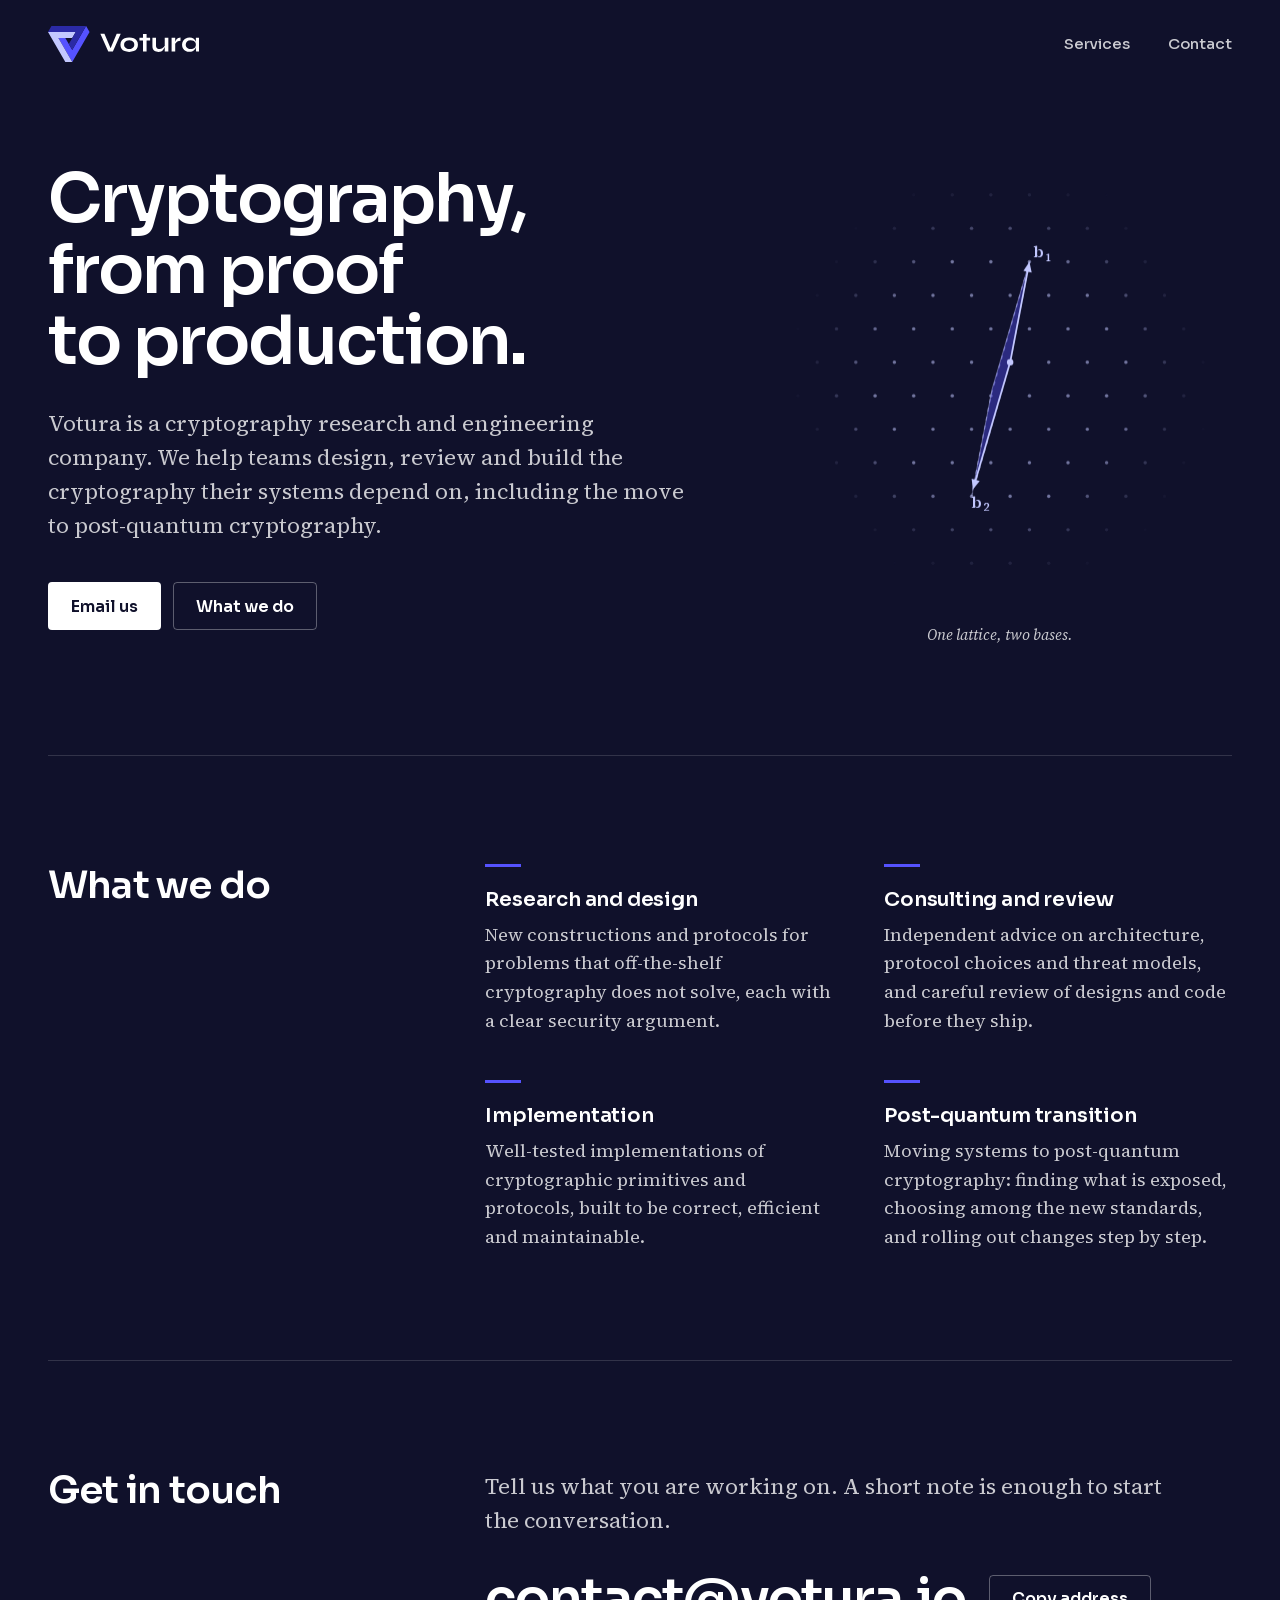
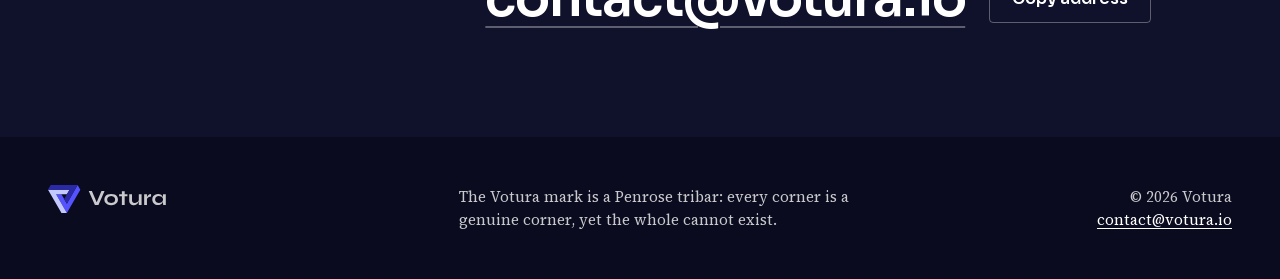
<file: public/index.html>
<!doctype html>
<html lang="en" data-brand="tribar">
<head>
  <meta charset="utf-8">
  <meta name="viewport" content="width=device-width, initial-scale=1">
  <title>Votura | Cryptography research, consulting and engineering</title>
  <meta name="description" content="Votura is a cryptography research and engineering company. We help teams design, review and build the cryptography their systems depend on, including the move to post-quantum cryptography.">
  <link rel="canonical" href="https://votura.io/">
  <meta name="theme-color" content="#10112B">
  <meta name="color-scheme" content="dark">

  <link rel="icon" href="favicon.ico" sizes="32x32">
  <link rel="icon" href="favicon.svg" type="image/svg+xml">
  <link rel="apple-touch-icon" href="apple-touch-icon.png">
  <link rel="manifest" href="site.webmanifest">

  <link rel="preload" href="assets/fonts/sora-latin.woff2" as="font" type="font/woff2" crossorigin>
  <link rel="preload" href="assets/fonts/source-serif-4-latin.woff2" as="font" type="font/woff2" crossorigin>
  <link rel="stylesheet" href="assets/css/style.css">
  <noscript><link rel="stylesheet" href="assets/css/noscript.css"></noscript>
  <script src="assets/js/main.js" defer></script>

  <meta property="og:type" content="website">
  <meta property="og:site_name" content="Votura">
  <meta property="og:url" content="https://votura.io/">
  <meta property="og:title" content="Votura: cryptography, from proof to production">
  <meta property="og:description" content="Votura is a cryptography research and engineering company. We help teams design, review and build the cryptography their systems depend on.">
  <meta property="og:image" content="https://votura.io/og-image.png">
  <meta property="og:image:width" content="1200">
  <meta property="og:image:height" content="630">
  <meta property="og:image:alt" content="The Votura logo and the line: Cryptography, from proof to production.">
  <meta name="twitter:card" content="summary_large_image">

  <script type="application/ld+json">
  {
    "@context": "https://schema.org",
    "@type": "Organization",
    "name": "Votura",
    "url": "https://votura.io/",
    "logo": "https://votura.io/icon-512.png",
    "email": "contact@votura.io",
    "description": "Cryptography research, consulting and engineering."
  }
  </script>
</head>
<body>
  <a class="skip-link" href="#main">Skip to content</a>

  <header class="site-header">
    <div class="wrap">
      <a class="brand" href="./" aria-label="Votura, home">
        <svg class="lockup" viewBox="4 4 841.56 200" aria-hidden="true"><g class="mark mark--blueprint" transform="translate(7.671 7.671) scale(2.22463)" fill="none" stroke="currentColor" stroke-width="3.3" stroke-linejoin="round" display="none"><path d="M100 14.43L58.33 86.6L25 28.87L41.67 28.87L58.33 57.74L91.67 0Z"/><path d="M58.33 86.6L41.67 86.6L0 14.43L66.67 14.43L58.33 28.87L25 28.87Z"/><path d="M91.67 0L58.33 57.74L50 43.3L66.67 14.43L0 14.43L8.33 0Z"/></g><g class="mark mark--monolith" transform="translate(4 4) scale(2.3094)" fill="currentColor" display="none"><path d="M98.61 15.62L59.02 84.2L29.13 32.43L44.39 32.43L59.02 57.77L90.98 2.4Z"/><path d="M56.94 85.4L41.68 85.4L2.08 16.82L61.86 16.82L54.23 30.03L24.97 30.03Z"/><path d="M88.91 1.2L59.02 52.97L51.39 39.75L66.01 14.42L2.08 14.42L9.71 1.2Z"/></g><g class="mark mark--tribar" transform="translate(4 4) scale(2.3094)"><path class="t1" fill="#5552FF" d="M100 14.43L58.33 86.6L25 28.87L41.67 28.87L58.33 57.74L91.67 0Z"/><path class="t2" fill="#C3C8FF" d="M58.33 86.6L41.67 86.6L0 14.43L66.67 14.43L58.33 28.87L25 28.87Z"/><path class="t3" fill="#2B2AA6" d="M91.67 0L58.33 57.74L50 43.3L66.67 14.43L0 14.43L8.33 0Z"/></g><path class="wordmark" transform="translate(291.863 146)" fill="currentColor" d="M47.08 0 3.08 -99.54H25.69L63.38 -9.69H56.31L93.85 -99.54H116.15L72.62 0ZM163.38 1.85Q148.92 1.85 137.92 -2.77Q126.92 -7.38 120.77 -16.23Q114.62 -25.08 114.62 -38Q114.62 -50.92 120.77 -59.92Q126.92 -68.92 137.92 -73.54Q148.92 -78.15 163.38 -78.15Q177.85 -78.15 188.69 -73.54Q199.54 -68.92 205.69 -59.92Q211.85 -50.92 211.85 -38Q211.85 -25.08 205.69 -16.23Q199.54 -7.38 188.69 -2.77Q177.85 1.85 163.38 1.85ZM163.38 -13.54Q171.38 -13.54 177.77 -16.38Q184.15 -19.23 187.85 -24.69Q191.54 -30.15 191.54 -38Q191.54 -45.85 187.85 -51.46Q184.15 -57.08 177.85 -60Q171.54 -62.92 163.38 -62.92Q155.38 -62.92 148.92 -60Q142.46 -57.08 138.69 -51.54Q134.92 -46 134.92 -38Q134.92 -30.15 138.62 -24.69Q142.31 -19.23 148.77 -16.38Q155.23 -13.54 163.38 -13.54ZM220.15 -76.46H279.54V-60.92H220.15ZM239.85 -97.38H259.85V0H239.85ZM380.77 0H360.77V-76.46H380.77ZM361.85 -36.77 362 -31.54Q361.69 -29.38 360.46 -25.31Q359.23 -21.23 356.69 -16.62Q354.15 -12 350.15 -7.77Q346.15 -3.54 340.31 -0.85Q334.46 1.85 326.46 1.85Q320.15 1.85 314.08 0.31Q308 -1.23 303.08 -4.85Q298.15 -8.46 295.23 -14.62Q292.31 -20.77 292.31 -30.15V-76.46H312.31V-33.54Q312.31 -26.15 314.69 -21.92Q317.08 -17.69 321.69 -16Q326.31 -14.31 332.62 -14.31Q340.92 -14.31 346.92 -17.92Q352.92 -21.54 356.69 -26.77Q360.46 -32 361.85 -36.77ZM398.92 -76.46H418.92V0H398.92ZM448.31 -60Q439.69 -60 433.38 -56.69Q427.08 -53.38 423.23 -48.62Q419.38 -43.85 417.85 -39.38L417.69 -47.85Q417.85 -49.69 418.92 -53.31Q420 -56.92 422.15 -61.15Q424.31 -65.38 427.85 -69.31Q431.38 -73.23 436.46 -75.69Q441.54 -78.15 448.31 -78.15ZM497.85 1.69Q486.46 1.69 477.15 -3.31Q467.85 -8.31 462.38 -17.31Q456.92 -26.31 456.92 -38.15Q456.92 -50.31 462.46 -59.23Q468 -68.15 477.46 -73.15Q486.92 -78.15 498.92 -78.15Q512.15 -78.15 520.23 -72.85Q528.31 -67.54 532 -58.46Q535.69 -49.38 535.69 -38.15Q535.69 -31.38 533.54 -24.38Q531.38 -17.38 526.92 -11.46Q522.46 -5.54 515.23 -1.92Q508 1.69 497.85 1.69ZM504.31 -13.69Q513.38 -13.69 520 -16.77Q526.62 -19.85 530.15 -25.38Q533.69 -30.92 533.69 -38.15Q533.69 -46 530.08 -51.46Q526.46 -56.92 519.92 -59.77Q513.38 -62.62 504.31 -62.62Q491.54 -62.62 484.46 -55.92Q477.38 -49.23 477.38 -38.15Q477.38 -30.77 480.77 -25.31Q484.15 -19.85 490.23 -16.77Q496.31 -13.69 504.31 -13.69ZM533.69 -76.46H553.69V0H535.08Q535.08 0 534.69 -3Q534.31 -6 534 -10.62Q533.69 -15.23 533.69 -19.69Z"/></svg>
      </a>
      <nav class="site-nav" aria-label="Main">
        <ul>
          <li class="optional"><a href="#services">Services</a></li>
          <li><a href="#contact">Contact</a></li>
        </ul>
      </nav>
    </div>
  </header>

  <main id="main">
    <section class="hero" aria-labelledby="hero-title">
      <div class="wrap">
        <div class="hero-copy">
          <h1 id="hero-title">Cryptography, from proof to production.</h1>
          <p class="lead">Votura is a cryptography research and engineering company. We help teams design, review and build the cryptography their systems depend on, including the move to post-quantum cryptography.</p>
          <p class="actions">
            <a class="button button-solid" href="mailto:contact@votura.io">Email us</a>
            <a class="button button-outline" href="#services">What we do</a>
          </p>
        </div>

        <figure class="lattice-figure">
          <div class="lattice-frame">
            <canvas id="lattice" width="480" height="480" role="img" aria-label="A field of lattice points. A long, skewed pair of basis vectors is reduced step by step to a short pair that generates the same lattice."></canvas>
          </div>
          <figcaption>One lattice, two bases.</figcaption>
        </figure>
      </div>
    </section>

    <section class="section" id="services" aria-labelledby="services-title">
      <div class="wrap">
        <h2 id="services-title">What we do</h2>
        <ul class="card-list">
          <li>
            <h3>Research and design</h3>
            <p>New constructions and protocols for problems that off-the-shelf cryptography does not solve, each with a clear security argument.</p>
          </li>
          <li>
            <h3>Consulting and review</h3>
            <p>Independent advice on architecture, protocol choices and threat models, and careful review of designs and code before they ship.</p>
          </li>
          <li>
            <h3>Implementation</h3>
            <p>Well-tested implementations of cryptographic primitives and protocols, built to be correct, efficient and maintainable.</p>
          </li>
          <li>
            <h3>Post-quantum transition</h3>
            <p>Moving systems to post-quantum cryptography: finding what is exposed, choosing among the new standards, and rolling out changes step by step.</p>
          </li>
        </ul>
      </div>
    </section>

    <section class="section" id="contact" aria-labelledby="contact-title">
      <div class="wrap">
        <h2 id="contact-title">Get in touch</h2>
        <div>
          <p class="contact-lead">Tell us what you are working on. A short note is enough to start the conversation.</p>
          <p class="contact-line">
            <a class="email" href="mailto:contact@votura.io">contact@votura.io</a>
            <button type="button" class="button button-outline copy" data-copy="contact@votura.io" hidden>Copy address</button>
          </p>
          <p class="visually-hidden" role="status" data-copy-status></p>
        </div>
      </div>
    </section>
  </main>

  <footer class="site-footer">
    <div class="wrap">
      <a class="brand" href="#top" aria-label="Votura, back to top">
        <svg class="lockup" viewBox="4 4 841.56 200" aria-hidden="true"><g class="mark mark--blueprint" transform="translate(7.671 7.671) scale(2.22463)" fill="none" stroke="currentColor" stroke-width="3.3" stroke-linejoin="round" display="none"><path d="M100 14.43L58.33 86.6L25 28.87L41.67 28.87L58.33 57.74L91.67 0Z"/><path d="M58.33 86.6L41.67 86.6L0 14.43L66.67 14.43L58.33 28.87L25 28.87Z"/><path d="M91.67 0L58.33 57.74L50 43.3L66.67 14.43L0 14.43L8.33 0Z"/></g><g class="mark mark--monolith" transform="translate(4 4) scale(2.3094)" fill="currentColor" display="none"><path d="M98.61 15.62L59.02 84.2L29.13 32.43L44.39 32.43L59.02 57.77L90.98 2.4Z"/><path d="M56.94 85.4L41.68 85.4L2.08 16.82L61.86 16.82L54.23 30.03L24.97 30.03Z"/><path d="M88.91 1.2L59.02 52.97L51.39 39.75L66.01 14.42L2.08 14.42L9.71 1.2Z"/></g><g class="mark mark--tribar" transform="translate(4 4) scale(2.3094)"><path class="t1" fill="#5552FF" d="M100 14.43L58.33 86.6L25 28.87L41.67 28.87L58.33 57.74L91.67 0Z"/><path class="t2" fill="#C3C8FF" d="M58.33 86.6L41.67 86.6L0 14.43L66.67 14.43L58.33 28.87L25 28.87Z"/><path class="t3" fill="#2B2AA6" d="M91.67 0L58.33 57.74L50 43.3L66.67 14.43L0 14.43L8.33 0Z"/></g><path class="wordmark" transform="translate(291.863 146)" fill="currentColor" d="M47.08 0 3.08 -99.54H25.69L63.38 -9.69H56.31L93.85 -99.54H116.15L72.62 0ZM163.38 1.85Q148.92 1.85 137.92 -2.77Q126.92 -7.38 120.77 -16.23Q114.62 -25.08 114.62 -38Q114.62 -50.92 120.77 -59.92Q126.92 -68.92 137.92 -73.54Q148.92 -78.15 163.38 -78.15Q177.85 -78.15 188.69 -73.54Q199.54 -68.92 205.69 -59.92Q211.85 -50.92 211.85 -38Q211.85 -25.08 205.69 -16.23Q199.54 -7.38 188.69 -2.77Q177.85 1.85 163.38 1.85ZM163.38 -13.54Q171.38 -13.54 177.77 -16.38Q184.15 -19.23 187.85 -24.69Q191.54 -30.15 191.54 -38Q191.54 -45.85 187.85 -51.46Q184.15 -57.08 177.85 -60Q171.54 -62.92 163.38 -62.92Q155.38 -62.92 148.92 -60Q142.46 -57.08 138.69 -51.54Q134.92 -46 134.92 -38Q134.92 -30.15 138.62 -24.69Q142.31 -19.23 148.77 -16.38Q155.23 -13.54 163.38 -13.54ZM220.15 -76.46H279.54V-60.92H220.15ZM239.85 -97.38H259.85V0H239.85ZM380.77 0H360.77V-76.46H380.77ZM361.85 -36.77 362 -31.54Q361.69 -29.38 360.46 -25.31Q359.23 -21.23 356.69 -16.62Q354.15 -12 350.15 -7.77Q346.15 -3.54 340.31 -0.85Q334.46 1.85 326.46 1.85Q320.15 1.85 314.08 0.31Q308 -1.23 303.08 -4.85Q298.15 -8.46 295.23 -14.62Q292.31 -20.77 292.31 -30.15V-76.46H312.31V-33.54Q312.31 -26.15 314.69 -21.92Q317.08 -17.69 321.69 -16Q326.31 -14.31 332.62 -14.31Q340.92 -14.31 346.92 -17.92Q352.92 -21.54 356.69 -26.77Q360.46 -32 361.85 -36.77ZM398.92 -76.46H418.92V0H398.92ZM448.31 -60Q439.69 -60 433.38 -56.69Q427.08 -53.38 423.23 -48.62Q419.38 -43.85 417.85 -39.38L417.69 -47.85Q417.85 -49.69 418.92 -53.31Q420 -56.92 422.15 -61.15Q424.31 -65.38 427.85 -69.31Q431.38 -73.23 436.46 -75.69Q441.54 -78.15 448.31 -78.15ZM497.85 1.69Q486.46 1.69 477.15 -3.31Q467.85 -8.31 462.38 -17.31Q456.92 -26.31 456.92 -38.15Q456.92 -50.31 462.46 -59.23Q468 -68.15 477.46 -73.15Q486.92 -78.15 498.92 -78.15Q512.15 -78.15 520.23 -72.85Q528.31 -67.54 532 -58.46Q535.69 -49.38 535.69 -38.15Q535.69 -31.38 533.54 -24.38Q531.38 -17.38 526.92 -11.46Q522.46 -5.54 515.23 -1.92Q508 1.69 497.85 1.69ZM504.31 -13.69Q513.38 -13.69 520 -16.77Q526.62 -19.85 530.15 -25.38Q533.69 -30.92 533.69 -38.15Q533.69 -46 530.08 -51.46Q526.46 -56.92 519.92 -59.77Q513.38 -62.62 504.31 -62.62Q491.54 -62.62 484.46 -55.92Q477.38 -49.23 477.38 -38.15Q477.38 -30.77 480.77 -25.31Q484.15 -19.85 490.23 -16.77Q496.31 -13.69 504.31 -13.69ZM533.69 -76.46H553.69V0H535.08Q535.08 0 534.69 -3Q534.31 -6 534 -10.62Q533.69 -15.23 533.69 -19.69Z"/></svg>
      </a>
      <p>The Votura mark is a Penrose tribar: every corner is a genuine corner, yet the whole cannot exist.</p>
      <p class="footer-meta">© <span data-year>2026</span> Votura<br><a href="mailto:contact@votura.io">contact@votura.io</a></p>
    </div>
  </footer>
</body>
</html>
</file>
<file: public/assets/css/style.css>
/* ==========================================================================
   Votura: site styles

   The logo and palette come from data-brand on <html>. The site uses
   "tribar"; "monolith" and "blueprint" are kept so scripts/set-brand.sh can
   switch the whole site to another logo. A brand only swaps the logo mark and
   the color tokens below; layout and type are shared.
   ========================================================================== */

/* Fonts: self-hosted, SIL Open Font License 1.1 (see assets/fonts/OFL-*.txt) */
@font-face {
  font-family: "Sora";
  font-style: normal;
  font-weight: 100 800;
  font-display: swap;
  src: url("../fonts/sora-latin.woff2") format("woff2");
  unicode-range: U+0000-00FF, U+0131, U+0152-0153, U+02BB-02BC, U+02C6, U+02DA, U+02DC, U+0304, U+0308, U+0329, U+2000-206F, U+20AC, U+2122, U+2191, U+2193, U+2212, U+2215, U+FEFF, U+FFFD;
}
@font-face {
  font-family: "Sora";
  font-style: normal;
  font-weight: 100 800;
  font-display: swap;
  src: url("../fonts/sora-latin-ext.woff2") format("woff2");
  unicode-range: U+0100-02BA, U+02BD-02C5, U+02C7-02CC, U+02CE-02D7, U+02DD-02FF, U+0304, U+0308, U+0329, U+1D00-1DBF, U+1E00-1E9F, U+1EF2-1EFF, U+2020, U+20A0-20AB, U+20AD-20C4, U+2113, U+2C60-2C7F, U+A720-A7FF;
}
@font-face {
  font-family: "Source Serif 4";
  font-style: normal;
  font-weight: 400 600;
  font-display: swap;
  src: url("../fonts/source-serif-4-latin.woff2") format("woff2");
  unicode-range: U+0000-00FF, U+0131, U+0152-0153, U+02BB-02BC, U+02C6, U+02DA, U+02DC, U+0304, U+0308, U+0329, U+2000-206F, U+20AC, U+2122, U+2191, U+2193, U+2212, U+2215, U+FEFF, U+FFFD;
}
@font-face {
  font-family: "Source Serif 4";
  font-style: normal;
  font-weight: 400 600;
  font-display: swap;
  src: url("../fonts/source-serif-4-latin-ext.woff2") format("woff2");
  unicode-range: U+0100-02BA, U+02BD-02C5, U+02C7-02CC, U+02CE-02D7, U+02DD-02FF, U+0304, U+0308, U+0329, U+1D00-1DBF, U+1E00-1E9F, U+1EF2-1EFF, U+2020, U+20A0-20AB, U+20AD-20C4, U+2113, U+2C60-2C7F, U+A720-A7FF;
}
@font-face {
  font-family: "Source Serif 4";
  font-style: italic;
  font-weight: 400;
  font-display: swap;
  src: url("../fonts/source-serif-4-italic-latin.woff2") format("woff2");
  unicode-range: U+0000-00FF, U+0131, U+0152-0153, U+02BB-02BC, U+02C6, U+02DA, U+02DC, U+0304, U+0308, U+0329, U+2000-206F, U+20AC, U+2122, U+2191, U+2193, U+2212, U+2215, U+FEFF, U+FFFD;
}
@font-face {
  font-family: "Source Serif 4";
  font-style: italic;
  font-weight: 400;
  font-display: swap;
  src: url("../fonts/source-serif-4-italic-latin-ext.woff2") format("woff2");
  unicode-range: U+0100-02BA, U+02BD-02C5, U+02C7-02CC, U+02CE-02D7, U+02DD-02FF, U+0304, U+0308, U+0329, U+1D00-1DBF, U+1E00-1E9F, U+1EF2-1EFF, U+2020, U+20A0-20AB, U+20AD-20C4, U+2113, U+2C60-2C7F, U+A720-A7FF;
}

/* --------------------------------------------------------------------------
   Tokens
   -------------------------------------------------------------------------- */

/* Tribar (logo B): three-tone mark on midnight blue. The site's logo. */
:root {
  --field: #10112B;
  --field-deep: #0A0B1E;
  --on-field: #FFFFFF;
  --on-field-muted: rgb(255 255 255 / 0.78);
  --rule: rgb(255 255 255 / 0.14);
  --control-line: rgb(255 255 255 / 0.32);
  --accent: #5552FF;
  --highlight: #C3C8FF;

  --tri-1: #5552FF;
  --tri-2: #C3C8FF;
  --tri-3: #2B2AA6;

  /* Figure colors, read by main.js */
  --fig-point: rgb(195 200 255 / 0.55);
  --fig-vector: #C3C8FF;
  --fig-fill: rgb(85 82 255 / 0.4);
  --fig-ghost: rgb(195 200 255 / 0.5);

  --font-display: "Sora", ui-sans-serif, system-ui, -apple-system, "Segoe UI", sans-serif;
  --font-text: "Source Serif 4", ui-serif, Georgia, Cambria, "Times New Roman", serif;

  --wrap: 75rem;
  --gutter: clamp(1rem, 4vw, 3rem);
  --section-space: clamp(4rem, 2.75rem + 5vw, 7rem);
  --radius: 4px;
}

/* Monolith (logo D): solid white mark on violet. */
:root[data-brand="monolith"] {
  --field: #5A2BF0;
  --field-deep: #4520C9;
  --on-field-muted: rgb(255 255 255 / 0.88);
  --rule: rgb(255 255 255 / 0.24);
  --control-line: rgb(255 255 255 / 0.5);
  --accent: #FFFFFF;
  --highlight: #DCD1FF;
  --fig-point: rgb(255 255 255 / 0.6);
  --fig-vector: #FFFFFF;
  --fig-fill: rgb(255 255 255 / 0.2);
  --fig-ghost: rgb(255 255 255 / 0.6);
}

/* Blueprint (logo E): white line mark on deep indigo. */
:root[data-brand="blueprint"] {
  --field: #2B1585;
  --field-deep: #1F0F66;
  --on-field-muted: rgb(255 255 255 / 0.8);
  --rule: rgb(255 255 255 / 0.16);
  --control-line: rgb(255 255 255 / 0.34);
  --accent: #B9A8FF;
  --highlight: #B9A8FF;
  --fig-point: rgb(255 255 255 / 0.55);
  --fig-vector: #FFFFFF;
  --fig-fill: rgb(185 168 255 / 0.26);
  --fig-ghost: rgb(255 255 255 / 0.5);
}

/* --------------------------------------------------------------------------
   Base
   -------------------------------------------------------------------------- */

*,
*::before,
*::after {
  box-sizing: border-box;
}

html {
  background: var(--field);
  -webkit-text-size-adjust: 100%;
  text-size-adjust: 100%;
}

@media (prefers-reduced-motion: no-preference) {
  html {
    scroll-behavior: smooth;
  }
}

body {
  margin: 0;
  background: var(--field);
  color: var(--on-field);
  font-family: var(--font-text);
  font-size: 1.125rem;
  line-height: 1.6;
  font-kerning: normal;
  text-rendering: optimizeLegibility;
  -webkit-font-smoothing: antialiased;
  -moz-osx-font-smoothing: grayscale;
  transition: background-color 250ms ease;
}

svg,
canvas,
img {
  display: block;
  max-width: 100%;
}

a {
  color: var(--on-field);
  text-decoration-thickness: 1px;
  text-underline-offset: 0.18em;
}

a:hover {
  text-decoration-thickness: 2px;
}

::selection {
  background: var(--highlight);
  color: var(--field);
}

:focus-visible {
  outline: 2px solid var(--on-field);
  outline-offset: 3px;
}

.wrap {
  width: min(100% - 2 * var(--gutter), var(--wrap));
  margin-inline: auto;
}

.visually-hidden {
  position: absolute !important;
  width: 1px;
  height: 1px;
  margin: -1px;
  padding: 0;
  overflow: hidden;
  clip-path: inset(50%);
  white-space: nowrap;
  border: 0;
}

.skip-link {
  position: absolute;
  top: 0.75rem;
  left: var(--gutter);
  z-index: 30;
  padding: 0.625rem 1rem;
  border-radius: var(--radius);
  background: var(--on-field);
  color: var(--field);
  font-family: var(--font-display);
  font-size: 0.9375rem;
  font-weight: 600;
  transform: translateY(-200%);
}

.skip-link:focus {
  transform: none;
}

/* --------------------------------------------------------------------------
   Logo lockup (inline SVG with all three marks; CSS shows the active one)
   -------------------------------------------------------------------------- */

.lockup .mark {
  display: none;
}

:root:not([data-brand]) .lockup .mark--tribar,
:root[data-brand="tribar"] .lockup .mark--tribar,
:root[data-brand="monolith"] .lockup .mark--monolith,
:root[data-brand="blueprint"] .lockup .mark--blueprint {
  display: inline;
}

.mark--blueprint path {
  fill: none;
  stroke: currentColor;
  stroke-width: 3.3;
  stroke-linejoin: round;
}

.mark--monolith path,
.lockup .wordmark {
  fill: currentColor;
}

.mark--tribar .t1 { fill: var(--tri-1); }
.mark--tribar .t2 { fill: var(--tri-2); }
.mark--tribar .t3 { fill: var(--tri-3); }

/* --------------------------------------------------------------------------
   Header
   -------------------------------------------------------------------------- */

.site-header .wrap {
  display: flex;
  align-items: center;
  justify-content: space-between;
  gap: 1.5rem;
  min-height: 5.5rem;
}

.brand {
  display: inline-flex;
  padding-block: 0.5rem;
  border-radius: var(--radius);
  color: inherit;
}

.brand .lockup {
  width: auto;
  height: 2.25rem;
}

.site-nav ul {
  display: flex;
  gap: clamp(1.25rem, 3vw, 2.5rem);
  margin: 0;
  padding: 0;
  list-style: none;
}

.site-nav a {
  display: inline-block;
  padding-block: 0.75rem;
  color: var(--on-field-muted);
  font-family: var(--font-display);
  font-size: 0.9375rem;
  font-weight: 500;
  text-decoration: none;
}

.site-nav a:hover {
  color: var(--on-field);
  text-decoration: underline;
  text-decoration-thickness: 1px;
  text-underline-offset: 0.45em;
}

@media (max-width: 40rem) {
  .brand .lockup {
    height: 2rem;
  }
  .site-nav .optional {
    display: none;
  }
}

/* --------------------------------------------------------------------------
   Hero
   -------------------------------------------------------------------------- */

.hero {
  padding-block: clamp(1.5rem, 0.5rem + 4vw, 4rem) var(--section-space);
}

.hero .wrap {
  display: grid;
  gap: clamp(3rem, 6vw, 4.5rem);
  align-items: center;
}

@media (min-width: 60rem) {
  .hero .wrap {
    grid-template-columns: minmax(0, 7fr) minmax(0, 5fr);
  }
}

.hero h1 {
  margin: 0;
  font-family: var(--font-display);
  font-size: clamp(2.5rem, 1.5rem + 3.7vw, 4.25rem);
  font-weight: 600;
  line-height: 1.05;
  letter-spacing: -0.03em;
  text-wrap: balance;
}

.lead {
  max-width: 33em;
  margin: 1.75rem 0 0;
  color: var(--on-field-muted);
  font-size: clamp(1.1875rem, 1.1rem + 0.35vw, 1.375rem);
  line-height: 1.55;
  text-wrap: pretty;
}

.actions {
  display: flex;
  flex-wrap: wrap;
  gap: 0.75rem;
  margin: 2.5rem 0 0;
}

.button {
  display: inline-flex;
  align-items: center;
  justify-content: center;
  min-height: 3rem;
  padding: 0.75rem 1.375rem;
  border: 1px solid transparent;
  border-radius: var(--radius);
  font-family: var(--font-display);
  font-size: 1rem;
  font-weight: 600;
  line-height: 1.2;
  text-decoration: none;
  cursor: pointer;
  transition: background-color 150ms ease, border-color 150ms ease;
}

.button-solid {
  background: var(--on-field);
  color: var(--field);
}

.button-solid:hover {
  background: var(--highlight);
}

.button-outline {
  border-color: var(--control-line);
  background: transparent;
  color: var(--on-field);
}

.button-outline:hover {
  border-color: var(--on-field);
}

/* The lattice figure */
.lattice-figure {
  margin: 0;
}

.lattice-frame {
  position: relative;
  width: 100%;
  max-width: 30rem;
  aspect-ratio: 1 / 1;
  margin-inline: auto;
}

.lattice-frame canvas {
  position: absolute;
  inset: 0;
  width: 100%;
  height: 100%;
}

.lattice-figure figcaption {
  max-width: 30rem;
  margin: 0.75rem auto 0;
  color: var(--on-field-muted);
  font-size: 0.9375rem;
  font-style: italic;
  text-align: center;
}

/* --------------------------------------------------------------------------
   Sections
   -------------------------------------------------------------------------- */

.section {
  padding-bottom: var(--section-space);
}

.section .wrap {
  display: grid;
  gap: 2rem clamp(2rem, 5vw, 4rem);
  padding-top: var(--section-space);
  border-top: 1px solid var(--rule);
}

@media (min-width: 60rem) {
  .section .wrap {
    grid-template-columns: minmax(0, 4fr) minmax(0, 8fr);
  }
}

.section h2 {
  margin: 0;
  font-family: var(--font-display);
  font-size: clamp(1.75rem, 1.35rem + 1.4vw, 2.375rem);
  font-weight: 600;
  line-height: 1.12;
  letter-spacing: -0.02em;
  text-wrap: balance;
}

.card-list {
  display: grid;
  gap: 2.75rem clamp(2rem, 4vw, 3.5rem);
  margin: 0;
  padding: 0;
  list-style: none;
}

@media (min-width: 40rem) {
  .card-list {
    grid-template-columns: repeat(2, minmax(0, 1fr));
  }
}

.card-list li::before {
  content: "";
  display: block;
  width: 2.25rem;
  height: 3px;
  margin-bottom: 1.25rem;
  background: var(--accent);
}

.card-list h3 {
  margin: 0 0 0.5rem;
  font-family: var(--font-display);
  font-size: 1.25rem;
  font-weight: 600;
  line-height: 1.3;
  letter-spacing: -0.01em;
}

.card-list p {
  margin: 0;
  color: var(--on-field-muted);
  text-wrap: pretty;
}

/* Contact */
.contact-lead {
  max-width: 32em;
  margin: 0;
  color: var(--on-field-muted);
  font-size: clamp(1.1875rem, 1.1rem + 0.35vw, 1.375rem);
  line-height: 1.55;
  text-wrap: pretty;
}

.contact-line {
  display: flex;
  flex-wrap: wrap;
  align-items: center;
  gap: 1rem 1.5rem;
  margin: 2rem 0 0;
}

.email {
  color: var(--on-field);
  font-family: var(--font-display);
  font-size: clamp(1.625rem, 0.85rem + 3.6vw, 3.25rem);
  font-weight: 600;
  line-height: 1.15;
  letter-spacing: -0.025em;
  text-decoration: underline;
  text-decoration-color: var(--control-line);
  text-decoration-thickness: 2px;
  text-underline-offset: 0.2em;
  overflow-wrap: anywhere;
}

.email:hover {
  text-decoration-color: currentColor;
  text-decoration-thickness: 2px;
}

.copy {
  min-width: 9.5rem;
}

.copy[hidden] {
  display: none;
}

/* --------------------------------------------------------------------------
   Footer
   -------------------------------------------------------------------------- */

.site-footer {
  padding-block: 3rem;
  background: var(--field-deep);
  color: var(--on-field-muted);
  font-size: 0.9375rem;
  line-height: 1.55;
  transition: background-color 250ms ease;
}

.site-footer .wrap {
  display: grid;
  gap: 1.5rem 3rem;
  align-items: start;
}

@media (min-width: 60rem) {
  .site-footer .wrap {
    grid-template-columns: minmax(0, 4fr) minmax(0, 5fr) minmax(0, 3fr);
  }
}

.site-footer .brand {
  padding-block: 0;
}

.site-footer .lockup {
  width: auto;
  height: 1.75rem;
}

.site-footer p {
  max-width: 30em;
  margin: 0;
}

@media (min-width: 60rem) {
  .footer-meta {
    justify-self: end;
    text-align: right;
  }
}

/* --------------------------------------------------------------------------
   404
   -------------------------------------------------------------------------- */

.not-found {
  padding-block: clamp(3rem, 2rem + 6vw, 7rem) clamp(5rem, 3rem + 8vw, 9rem);
}

.not-found .big-mark {
  width: clamp(6rem, 4rem + 8vw, 9rem);
  height: auto;
  margin-bottom: 2.5rem;
}

.not-found h1 {
  margin: 0;
  font-family: var(--font-display);
  font-size: clamp(2.25rem, 1.5rem + 3vw, 3.5rem);
  font-weight: 600;
  line-height: 1.08;
  letter-spacing: -0.03em;
}

.not-found p {
  max-width: 32em;
  margin: 1.25rem 0 0;
  color: var(--on-field-muted);
  font-size: 1.25rem;
  line-height: 1.55;
}

/* --------------------------------------------------------------------------
   Preferences and print
   -------------------------------------------------------------------------- */

@media (prefers-reduced-motion: reduce) {
  *,
  *::before,
  *::after {
    transition-duration: 0.01ms !important;
  }
}

@media print {
  html,
  body,
  .site-footer {
    background: none;
    color: #000;
  }
  .site-nav,
  .actions,
  .lattice-figure,
  .copy,
  .skip-link {
    display: none;
  }
  .lead,
  .contact-lead,
  .card-list p,
  .site-footer {
    color: #000;
  }
}
</file>
<file: public/assets/css/noscript.css>
/* Loaded only when JavaScript is off: a still of the lattice instead of the animation. */
.lattice-frame {
  background: url("../img/lattice.svg") center / contain no-repeat;
}
</file>
